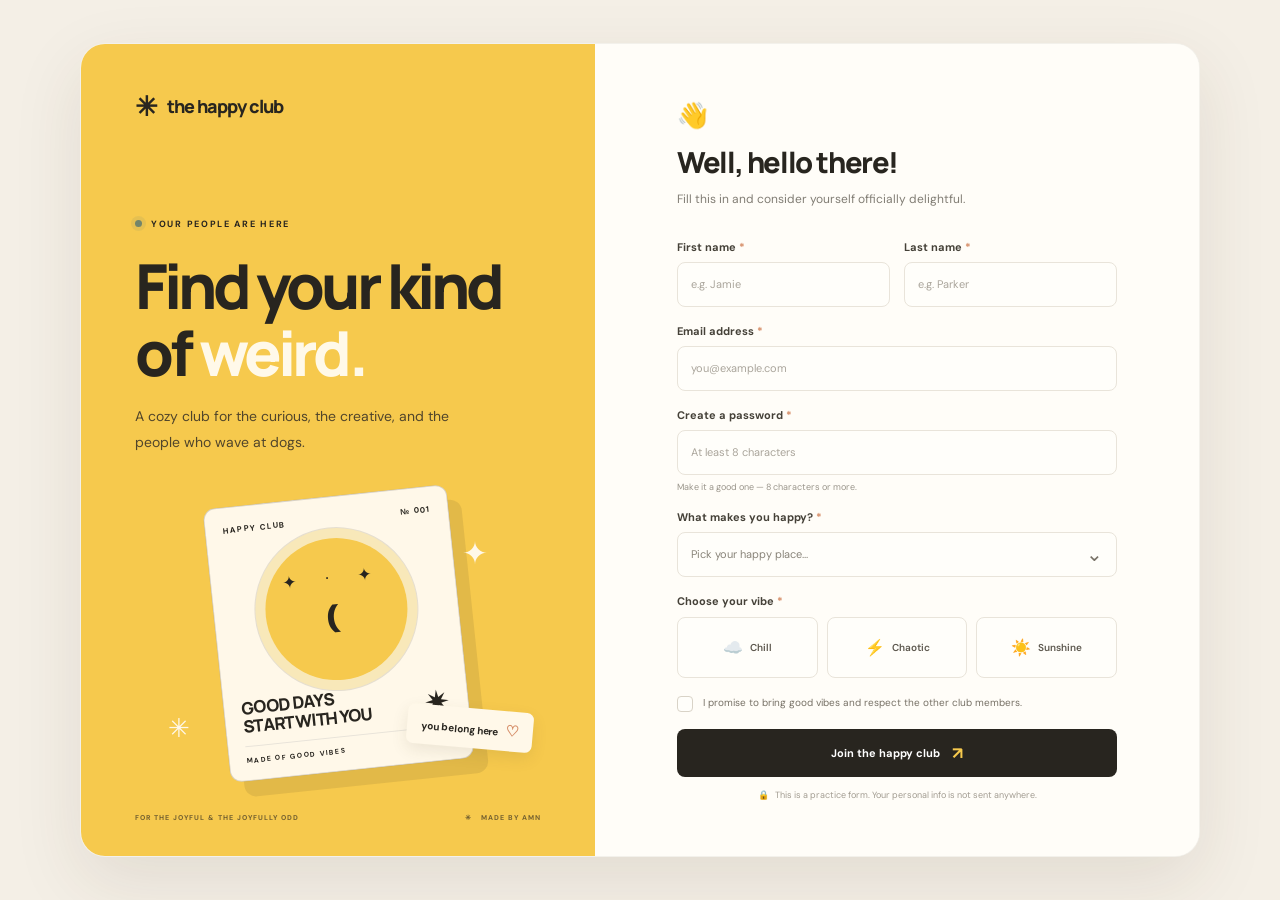
<file: itc_task1/index.html>
<!DOCTYPE html>
<html lang="en">
<head>
  <meta charset="UTF-8">
  <meta name="viewport" content="width=device-width, initial-scale=1.0">
  <meta name="description" content="Join the Happy Club — a cozy club for curious and creative people.">
  <title>Join the Happy Club!</title>
  <link rel="preconnect" href="https://fonts.googleapis.com">
  <link rel="preconnect" href="https://fonts.gstatic.com" crossorigin>
  <link href="https://fonts.googleapis.com/css2?family=DM+Sans:wght@400;500;600;700&family=Manrope:wght@400;500;600;700;800&display=swap" rel="stylesheet">
  <link rel="stylesheet" href="style.css">
</head>
<body>
  <main class="page-shell">
    <section class="intro-panel" aria-labelledby="intro-title">
      <a class="brand" href="#" aria-label="The Happy Club home">
        <span class="brand-mark" aria-hidden="true">✳</span>
        <span>the happy club<span class="brand-period"></span></span>
      </a>

      <div class="intro-copy">
        <span class="eyebrow"><span class="eyebrow-dot"></span> YOUR PEOPLE ARE HERE</span>
        <h1 id="intro-title">Find your kind<br>of <span>weird.</span></h1>
        <p>A cozy club for the curious, the creative, and the people who wave at dogs.</p>
      </div>

      <div class="artwork-wrap">
        <div class="sparkle sparkle-one">✦</div>
        <div class="sparkle sparkle-two">✳</div>
        <div class="artwork-card">
          <div class="card-topline"><span>HAPPY CLUB</span><span>№ 001</span></div>
          <div class="sun-art"><span class="sun-face">⌣</span></div>
          <div class="card-caption">GOOD DAYS<br>START WITH YOU<span>✷</span></div>
          <div class="card-bottom"><span>MADE OF GOOD VIBES</span><span>♥</span></div>
        </div>
        <div class="floating-note">you belong here <span>♡</span></div>
      </div>

      <div class="intro-footer">
        <span>FOR THE JOYFUL & THE JOYFULLY ODD</span>
        <span>✳ &nbsp; MADE BY AMN</span>
      </div>
    </section>

    <section class="form-panel" aria-labelledby="form-title">
      <div class="form-content">
        <div class="form-heading">
          <span class="wave" aria-hidden="true">👋</span>
          <h2 id="form-title">Well, hello there!</h2>
          <p>Fill this in and consider yourself officially delightful.</p>
        </div>

        <form action="welcome.html" method="get">
          <div class="name-grid">
            <div class="field">
              <label for="first-name">First name <span>*</span></label>
              <input id="first-name" type="text" placeholder="e.g. Jamie" autocomplete="given-name" required>
            </div>
            <div class="field">
              <label for="last-name">Last name <span>*</span></label>
              <input id="last-name" type="text" placeholder="e.g. Parker" autocomplete="family-name" required>
            </div>
          </div>

          <div class="field">
            <label for="email">Email address <span>*</span></label>
            <input id="email" type="email" placeholder="you@example.com" autocomplete="email" required>
          </div>

          <div class="field">
            <label for="password">Create a password <span>*</span></label>
            <input id="password" type="password" placeholder="At least 8 characters" minlength="8" autocomplete="new-password" required>
            <small class="field-hint">Make it a good one — 8 characters or more.</small>
          </div>

          <div class="field">
            <label for="happy">What makes you happy? <span>*</span></label>
            <div class="select-wrap">
              <select id="happy" required>
                <option value="" selected disabled>Pick your happy place...</option>
                <option>Making stuff &amp; being creative</option>
                <option>Games &amp; geeky adventures</option>
                <option>Snacks, coffee &amp; good food</option>
                <option>A little bit of everything</option>
              </select>
              <span class="select-arrow" aria-hidden="true">⌄</span>
            </div>
          </div>

          <fieldset class="vibe-field">
            <legend>Choose your vibe <span>*</span></legend>
            <div class="vibe-options">
              <label class="vibe-option">
                <input type="radio" name="vibe" value="Chill" required>
                <span class="vibe-tile"><span class="vibe-emoji">☁️</span><span>Chill</span></span>
              </label>
              <label class="vibe-option">
                <input type="radio" name="vibe" value="Chaotic" required>
                <span class="vibe-tile"><span class="vibe-emoji">⚡</span><span>Chaotic</span></span>
              </label>
              <label class="vibe-option">
                <input type="radio" name="vibe" value="Sunshine" required>
                <span class="vibe-tile"><span class="vibe-emoji">☀️</span><span>Sunshine</span></span>
              </label>
            </div>
          </fieldset>

          <label class="promise">
            <input type="checkbox" required>
            <span class="custom-check" aria-hidden="true"></span>
            <span>I promise to bring good vibes and respect the other club members.</span>
          </label>

          <button class="submit-button" type="submit">Join the happy club <span aria-hidden="true">↗</span></button>
          <p class="disclaimer"><span aria-hidden="true">🔒</span> This is a practice form. Your personal info is not sent anywhere.</p>
        </form>
      </div>
    </section>
  </main>
</body>
</html>
</file>
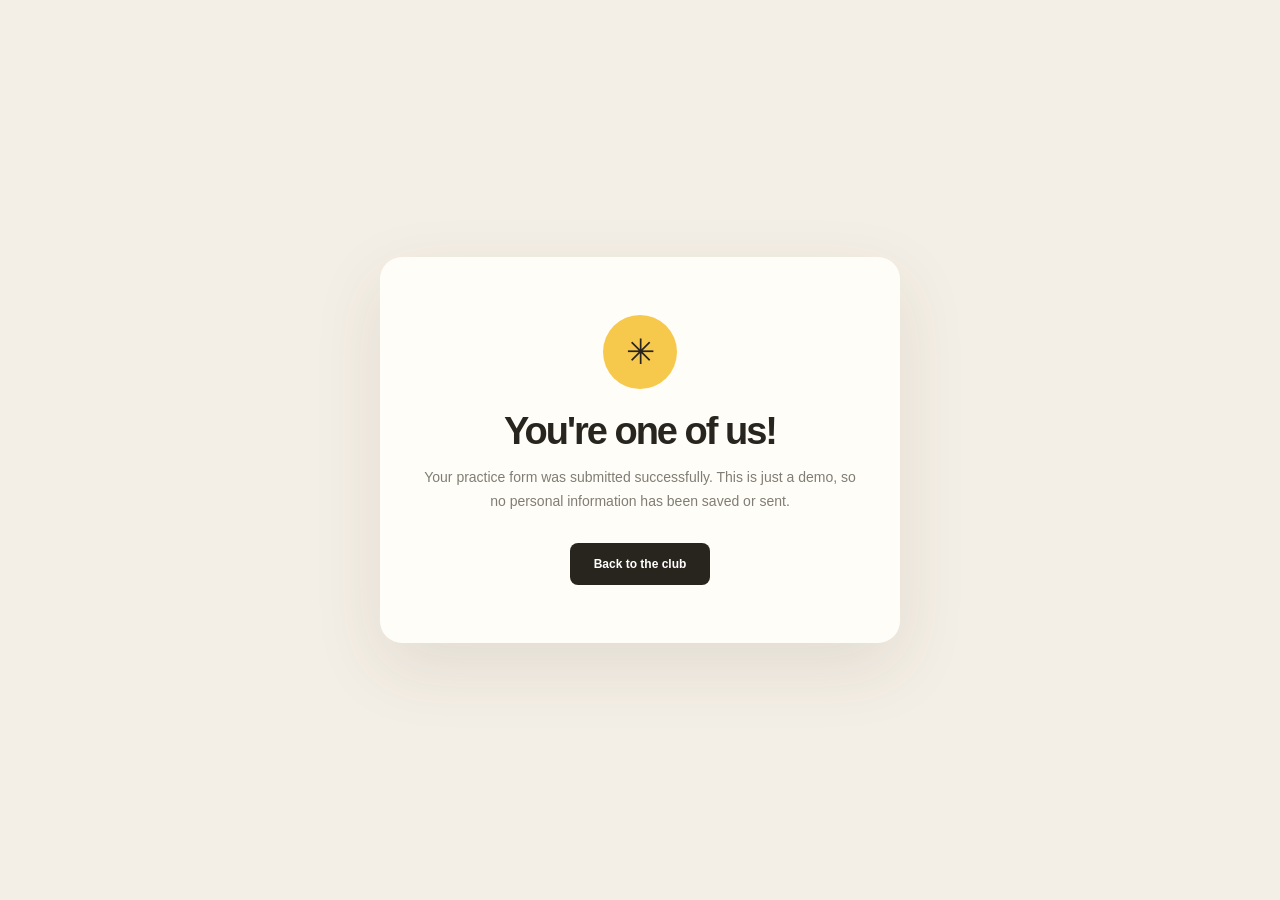
<file: itc_task1/welcome.html>
<!DOCTYPE html>
<html lang="en">
<head>
  <meta charset="UTF-8">
  <meta name="viewport" content="width=device-width, initial-scale=1.0">
  <title>You're in! — The Happy Club</title>
  <link rel="stylesheet" href="style.css">
  <style>
    body { min-height: 100vh; }
    .welcome-card { width: min(520px, 100%); padding: 58px 38px; border-radius: 22px; background: #fffdf8; text-align: center; box-shadow: 0 24px 70px rgba(65,51,29,.10); }
    .welcome-icon { width: 74px; height: 74px; margin: 0 auto 22px; display: grid; place-items: center; border-radius: 50%; background: #f6c94d; font-size: 35px; }
    .welcome-card h1 { margin: 0 0 14px; font-size: 38px; letter-spacing: -2px; }
    .welcome-card p { color: #817d74; font-size: 14px; line-height: 1.7; }
    .welcome-card a { display: inline-block; margin-top: 15px; padding: 14px 24px; border-radius: 8px; background: #28251f; color: white; text-decoration: none; font-size: 12px; font-weight: 700; }
  </style>
</head>
<body>
  <main class="welcome-card">
    <div class="welcome-icon" aria-hidden="true">✳</div>
    <h1>You're one of us!</h1>
    <p>Your practice form was submitted successfully. This is just a demo, so no personal information has been saved or sent.</p>
    <a href="index.html">Back to the club</a>
  </main>
</body>
</html>
</file>
<file: itc_task1/style.css>
/* ------------------------------
   THE HAPPY CLUB — styles
   ------------------------------ */
:root {
  --ink: #28251f;
  --muted: #817d74;
  --paper: #fffdf8;
  --cream: #f8f1e5;
  --yellow: #f6c94d;
  --yellow-dark: #eab638;
  --line: #e9e4da;
  --green: #73856a;
  --font-body: "DM Sans", sans-serif;
  --font-display: "Manrope", sans-serif;
}

* { box-sizing: border-box; }

body {
  margin: 0;
  min-height: 100vh;
  padding: 42px 24px;
  display: grid;
  place-items: center;
  background: #f4efe6;
  color: var(--ink);
  font-family: var(--font-body);
}

.page-shell {
  width: min(1120px, 100%);
  min-height: 760px;
  display: grid;
  grid-template-columns: 0.92fr 1.08fr;
  overflow: hidden;
  border: 1px solid rgba(57, 48, 32, .06);
  border-radius: 25px;
  background: var(--paper);
  box-shadow: 0 24px 70px rgba(65, 51, 29, .10);
}

.intro-panel {
  position: relative;
  min-height: 760px;
  padding: 48px 54px 34px;
  display: flex;
  flex-direction: column;
  overflow: hidden;
  background: var(--yellow);
}

.brand {
  display: inline-flex;
  align-items: center;
  gap: 10px;
  width: fit-content;
  color: var(--ink);
  text-decoration: none;
  font-family: var(--font-display);
  font-size: 18px;
  font-weight: 800;
  letter-spacing: -1px;
}

.brand-mark { font-size: 27px; line-height: 1; }
.brand-period { color: #fff8e8; }

.intro-copy { position: relative; z-index: 1; margin-top: 92px; }
.eyebrow {
  display: inline-flex;
  align-items: center;
  gap: 9px;
  font-size: 9px;
  font-weight: 700;
  letter-spacing: 1.7px;
}
.eyebrow-dot {
  width: 7px; height: 7px; border-radius: 50%;
  background: var(--green);
  box-shadow: 0 0 0 4px rgba(115,133,106,.13);
}
h1, h2, p { margin-top: 0; }
h1 {
  margin: 21px 0 17px;
  font-family: var(--font-display);
  font-size: clamp(43px, 5vw, 62px);
  line-height: 1.08;
  letter-spacing: -3.8px;
  font-weight: 800;
}
h1 span { color: #fff9e9; }
.intro-copy p {
  max-width: 330px;
  margin-bottom: 0;
  color: #51452b;
  font-size: 14px;
  line-height: 1.8;
}

.artwork-wrap {
  position: relative;
  flex: 1;
  min-height: 260px;
  display: grid;
  place-items: center;
}
.artwork-card {
  position: relative;
  width: 245px;
  height: 275px;
  padding: 17px;
  transform: rotate(-6deg);
  border: 1px solid rgba(40,37,31,.18);
  border-radius: 12px;
  background: #fff8e9;
  box-shadow: 13px 16px 0 rgba(83,67,35,.12);
}
.card-topline, .card-bottom {
  display: flex;
  justify-content: space-between;
  font-size: 8px;
  font-weight: 700;
  letter-spacing: 1.3px;
}
.sun-art {
  position: relative;
  width: 142px; height: 142px;
  margin: 14px auto 8px;
  display: grid;
  place-items: center;
  border-radius: 50%;
  background: var(--yellow);
  box-shadow: 0 0 0 10px #f8e8b9, 0 0 0 11px rgba(40,37,31,.12);
}
.sun-art::before {
  content: "✦  ·  ✦";
  position: absolute;
  top: 28px;
  font-size: 17px;
  letter-spacing: 12px;
}
.sun-face { margin-top: 20px; font-size: 48px; font-weight: 700; transform: rotate(90deg); }
.card-caption {
  position: relative;
  font-family: var(--font-display);
  font-size: 17px;
  font-weight: 800;
  line-height: 1.12;
  letter-spacing: -.6px;
}
.card-caption span { position: absolute; right: 4px; bottom: 0; font-size: 25px; }
.card-bottom {
  position: absolute; right: 17px; bottom: 15px; left: 17px;
  padding-top: 9px;
  border-top: 1px solid var(--line);
  font-size: 7px;
}
.sparkle { position: absolute; z-index: 2; color: #fff8e9; }
.sparkle-one { top: 22%; right: 13%; font-size: 31px; }
.sparkle-two { bottom: 19%; left: 8%; font-size: 26px; }
.floating-note {
  position: absolute;
  right: 2%;
  bottom: 18%;
  padding: 10px 14px;
  transform: rotate(5deg);
  border-radius: 7px;
  background: #fff8e9;
  box-shadow: 0 6px 16px rgba(83,67,35,.10);
  font-size: 10px;
  font-weight: 700;
}
.floating-note span { margin-left: 5px; color: #d58b65; font-size: 15px; }
.intro-footer {
  display: flex;
  justify-content: space-between;
  gap: 12px;
  color: rgba(40,37,31,.63);
  font-size: 7px;
  font-weight: 700;
  letter-spacing: 1px;
}

.form-panel {
  display: flex;
  align-items: center;
  justify-content: center;
  padding: 55px 66px;
  background: var(--paper);
}
.form-content { width: 100%; max-width: 440px; }
.form-heading { margin-bottom: 30px; }
.wave { display: block; margin-bottom: 10px; font-size: 25px; }
h2 {
  margin-bottom: 8px;
  font-family: var(--font-display);
  font-size: 29px;
  font-weight: 800;
  letter-spacing: -1.4px;
}
.form-heading p { margin-bottom: 0; color: var(--muted); font-size: 12px; line-height: 1.6; }

form { display: flex; flex-direction: column; gap: 17px; }
.name-grid { display: grid; grid-template-columns: 1fr 1fr; gap: 14px; }
.field { display: flex; flex-direction: column; gap: 8px; min-width: 0; }
.field label, legend {
  color: #454138;
  font-size: 11px;
  font-weight: 700;
}
.field label span, legend span { color: #d58b65; }
input:not([type="radio"]):not([type="checkbox"]), select {
  width: 100%;
  height: 45px;
  padding: 0 13px;
  border: 1px solid var(--line);
  border-radius: 8px;
  outline: none;
  background: #fffefa;
  color: var(--ink);
  font: 11px var(--font-body);
  transition: border-color .2s, box-shadow .2s, background .2s;
}
input::placeholder { color: #aaa59b; }
input:focus, select:focus {
  border-color: #d5a92e !important;
  background: #fff;
  box-shadow: 0 0 0 3px rgba(246,201,77,.22);
}
.field-hint { margin-top: -2px; color: #9a958b; font-size: 9px; }
.select-wrap { position: relative; }
select {
  appearance: none;
  padding-right: 38px;
  color: #898479;
  cursor: pointer;
}
select:valid { color: var(--ink); }
.select-arrow {
  position: absolute; top: 9px; right: 14px;
  color: #777166; font-size: 20px; pointer-events: none;
}
.vibe-field { min-width: 0; margin: 0; padding: 0; border: 0; }
legend { margin-bottom: 9px; padding: 0; }
.vibe-options { display: grid; grid-template-columns: repeat(3, 1fr); gap: 9px; }
.vibe-option { position: relative; cursor: pointer; }
.vibe-option input { position: absolute; width: 1px; height: 1px; opacity: 0; }
.vibe-tile {
  min-height: 61px;
  display: flex;
  align-items: center;
  justify-content: center;
  gap: 7px;
  border: 1px solid var(--line);
  border-radius: 8px;
  background: #fffefa;
  color: #5d584e;
  font-size: 10px;
  font-weight: 600;
  transition: .2s ease;
}
.vibe-emoji { font-size: 16px; }
.vibe-option input:checked + .vibe-tile {
  border-color: #d9ad3b;
  background: #fff6d9;
  color: #4b3c1c;
  box-shadow: 0 0 0 2px rgba(246,201,77,.17);
}
.vibe-option input:focus-visible + .vibe-tile { outline: 3px solid rgba(213,169,46,.35); outline-offset: 2px; }

.promise {
  display: flex;
  align-items: flex-start;
  gap: 10px;
  color: #777166;
  font-size: 10px;
  line-height: 1.6;
  cursor: pointer;
}
.promise input { position: absolute; width: 1px; height: 1px; opacity: 0; }
.custom-check {
  flex: 0 0 16px;
  width: 16px; height: 16px;
  margin-top: 1px;
  display: grid;
  place-items: center;
  border: 1px solid #d9d3c7;
  border-radius: 4px;
  background: #fffefa;
}
.promise input:checked + .custom-check { border-color: var(--green); background: var(--green); }
.promise input:checked + .custom-check::after { content: "✓"; color: white; font-size: 11px; font-weight: 700; }
.promise input:focus-visible + .custom-check { outline: 3px solid rgba(213,169,46,.3); outline-offset: 2px; }

.submit-button {
  width: 100%;
  min-height: 48px;
  display: flex;
  align-items: center;
  justify-content: center;
  gap: 12px;
  border: 0;
  border-radius: 8px;
  background: var(--ink);
  color: white;
  font: 700 11px var(--font-body);
  cursor: pointer;
  transition: transform .2s, background .2s, box-shadow .2s;
}
.submit-button span { color: var(--yellow); font-size: 17px; }
.submit-button:hover { transform: translateY(-2px); background: #403a30; box-shadow: 0 7px 16px rgba(40,37,31,.14); }
.submit-button:focus-visible { outline: 3px solid var(--yellow-dark); outline-offset: 3px; }
.disclaimer {
  margin: -5px 0 0;
  color: #a29c91;
  text-align: center;
  font-size: 9px;
}
.disclaimer span { margin-right: 4px; }

/* Tablet and mobile */
@media (max-width: 900px) {
  body { padding: 22px; }
  .page-shell { grid-template-columns: .85fr 1.15fr; }
  .intro-panel { padding: 38px 32px 28px; }
  .intro-copy { margin-top: 75px; }
  .form-panel { padding: 45px 35px; }
  .artwork-card { transform: scale(.88) rotate(-6deg); }
}

@media (max-width: 680px) {
  body { display: block; padding: 0; background: var(--paper); }
  .page-shell {
    width: 100%;
    min-height: 100vh;
    display: flex;
    flex-direction: column;
    border: 0;
    border-radius: 0;
    box-shadow: none;
  }
  .intro-panel {
    min-height: 0;
    padding: 27px 25px 20px;
  }
  .intro-copy { margin-top: 42px; }
  h1 { margin: 13px 0 10px; font-size: 46px; letter-spacing: -2.8px; }
  .intro-copy p { max-width: 310px; font-size: 12px; }
  .artwork-wrap { min-height: 230px; margin-top: 4px; }
  .artwork-card { width: 220px; height: 245px; transform: scale(.82) rotate(-6deg); }
  .sparkle-one { top: 14%; right: 13%; }
  .sparkle-two { bottom: 12%; left: 12%; }
  .floating-note { right: 5%; bottom: 14%; }
  .intro-footer { font-size: 6px; }
  .form-panel { padding: 38px 25px 34px; }
  .form-content { max-width: 460px; }
  .form-heading { margin-bottom: 25px; }
  h2 { font-size: 27px; }
  form { gap: 16px; }
}

@media (max-width: 360px) {
  .intro-panel { padding-right: 19px; padding-left: 19px; }
  .form-panel { padding-right: 19px; padding-left: 19px; }
  .name-grid { gap: 9px; }
  .vibe-options { gap: 6px; }
  .vibe-tile { gap: 4px; font-size: 9px; }
  .intro-footer span:last-child { display: none; }
  h1 { font-size: 42px; }
}
</file>
